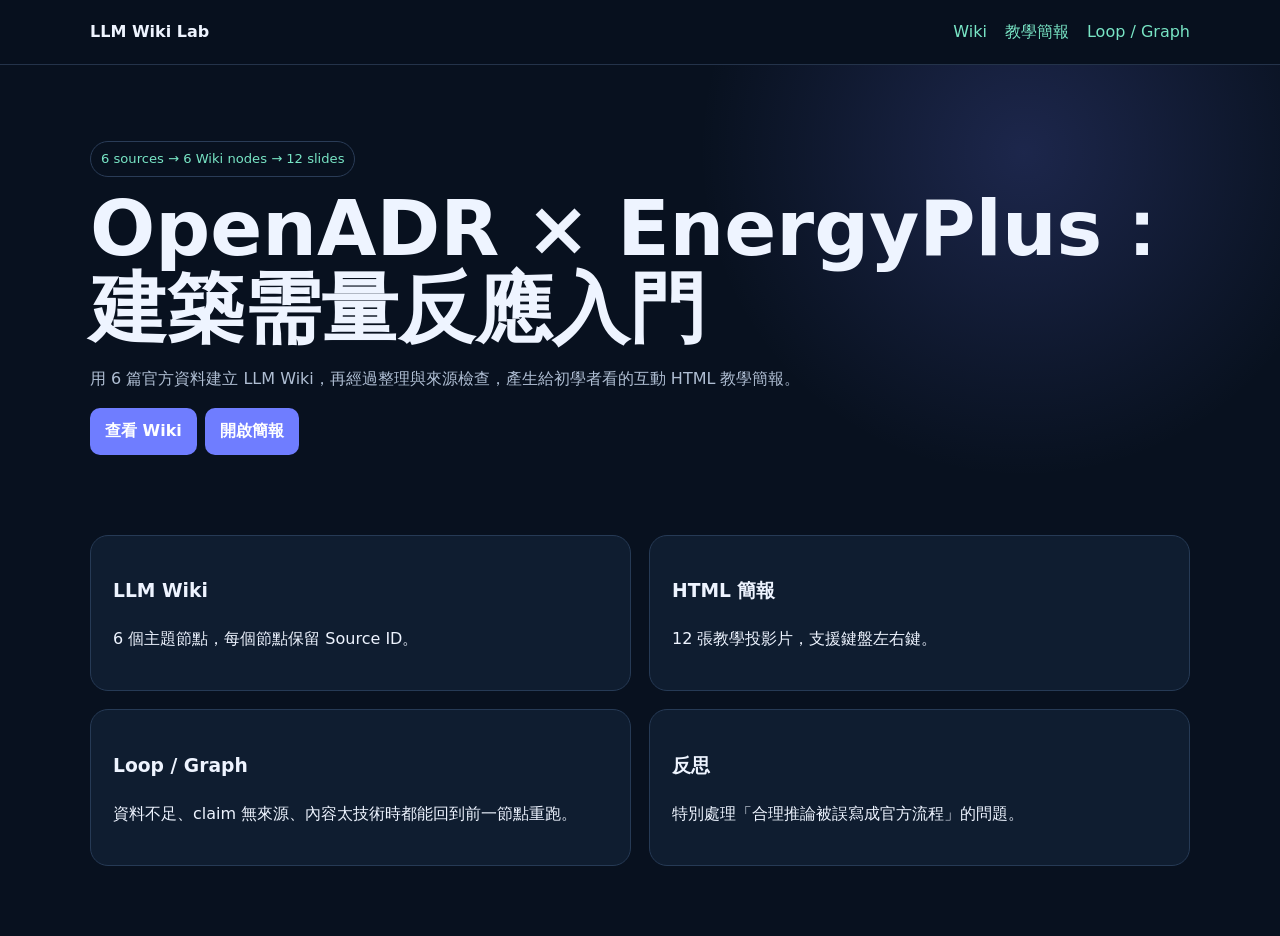
<file: index.html>
<!doctype html><html lang="zh-Hant"><head><meta charset="utf-8"><meta name="viewport" content="width=device-width,initial-scale=1"><title>OpenADR × EnergyPlus LLM Wiki</title><link rel="stylesheet" href="assets/style.css"></head><body><header class="nav"><div class="wrap"><strong>LLM Wiki Lab</strong><nav class="links"><a href="wiki.html">Wiki</a><a href="presentation.html">教學簡報</a><a href="workflow.html">Loop / Graph</a></nav></div></header><section class="hero"><div class="wrap"><span class="badge">6 sources → 6 Wiki nodes → 12 slides</span><h1>OpenADR × EnergyPlus：建築需量反應入門</h1><p class="lead">用 6 篇官方資料建立 LLM Wiki，再經過整理與來源檢查，產生給初學者看的互動 HTML 教學簡報。</p><a class="btn" href="wiki.html">查看 Wiki</a><a class="btn" href="presentation.html">開啟簡報</a></div></section><section class="section"><div class="wrap"><div class="grid"><div class="card"><h3>LLM Wiki</h3><p>6 個主題節點，每個節點保留 Source ID。</p></div><div class="card"><h3>HTML 簡報</h3><p>12 張教學投影片，支援鍵盤左右鍵。</p></div><div class="card"><h3>Loop / Graph</h3><p>資料不足、claim 無來源、內容太技術時都能回到前一節點重跑。</p></div><div class="card"><h3>反思</h3><p>特別處理「合理推論被誤寫成官方流程」的問題。</p></div></div></div></section></body></html>
</file>
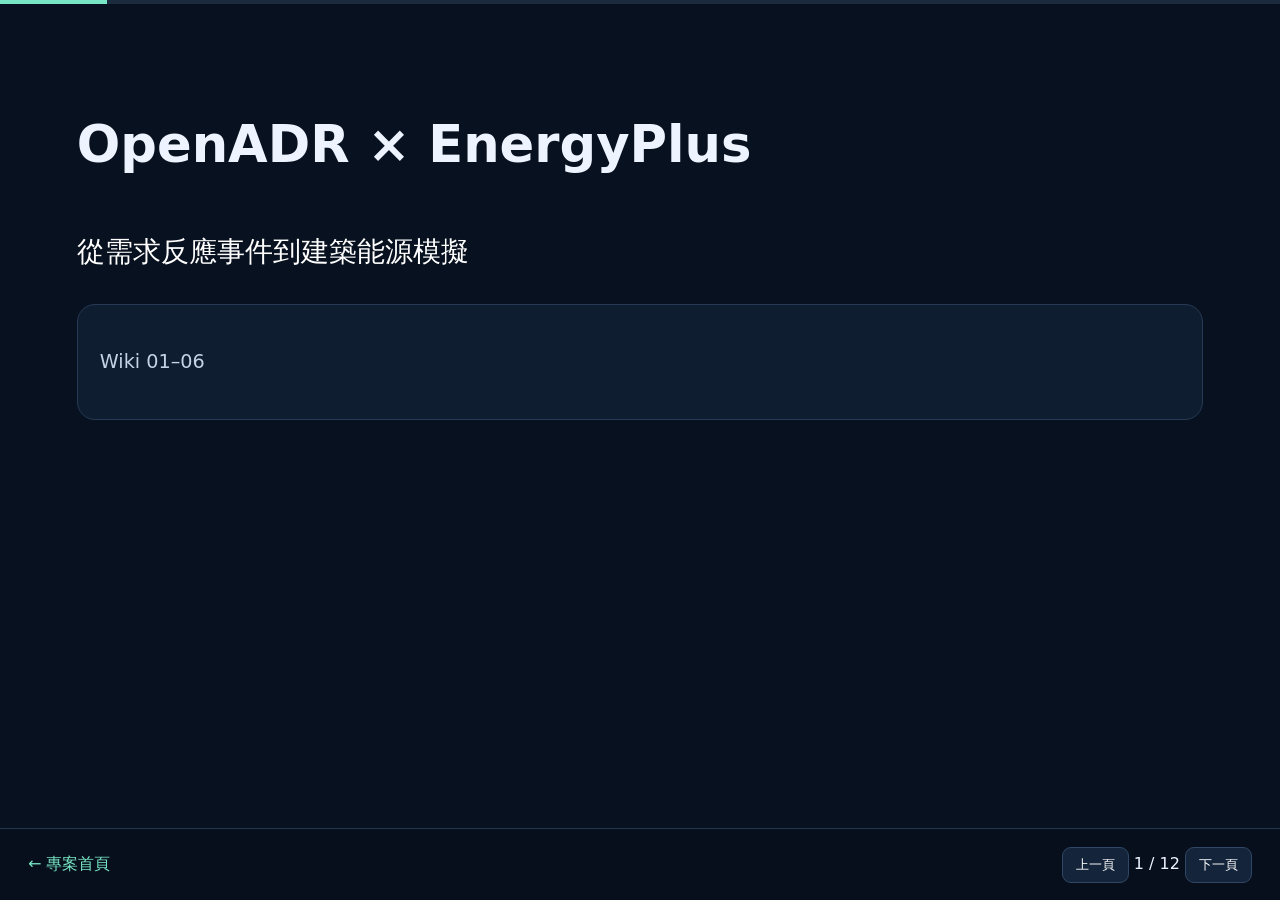
<file: presentation.html>
<!doctype html><html lang="zh-Hant"><head><meta charset="utf-8"><meta name="viewport" content="width=device-width,initial-scale=1"><title>教學 HTML 簡報</title><link rel="stylesheet" href="assets/style.css"></head><body><div class="progress"><div></div></div><section class="slide active"><h2>OpenADR × EnergyPlus</h2><p class='big'>從需求反應事件到建築能源模擬</p><div class='card'><p>Wiki 01–06</p></div></section><section class="slide"><h2>先想一個問題</h2><p class='big'>如果電力系統希望某棟建築在尖峰時段少用一點電，需要完成哪兩件事？</p><div class='card'><p>① 把事件送到建築端　② 決定建築端如何反應</p></div></section><section class="slide"><h2>Demand Response 是什麼？</h2><p class='big'>在特定條件下改變用電行為，例如降低或移轉負載。</p><div class='card'><p>Wiki 01｜S1、S4</p></div></section><section class="slide"><h2>OpenADR 做什麼？</h2><p class='big'>讓需求反應事件、價格與相關訊息可以標準化交換。</p><div class='card'><p>OpenADR ≠ 空調控制演算法｜Wiki 01｜S1</p></div></section><section class="slide"><h2>VTN 與 VEN</h2><div class='two'><div class='card'><div class='metric'>VTN</div><p>通常扮演 server，傳送訊號。</p></div><div class='card'><div class='metric'>VEN</div><p>通常扮演 client，接收訊號。</p></div></div><p class='muted'>Wiki 02｜S1、S3</p></section><section class="slide"><h2>OpenADR 2.0a / 2.0b</h2><p class='big'>2.0a 偏基本；2.0b 支援更完整 DR 服務與 reporting / feedback。</p><div class='card'><p>Wiki 03｜S1、S2</p></div></section><section class="slide"><h2>EnergyPlus 是什麼？</h2><p class='big'>把建築與 HVAC 變成可以反覆測試的虛擬模型。</p><div class='card'><p>Wiki 04｜S5</p></div></section><section class="slide"><h2>模擬前要準備什麼？</h2><p class='big'>天氣、建築幾何、使用情況、溫控策略與 HVAC 運轉。</p><div class='card'><p>Wiki 05｜S6</p></div></section><section class="slide"><h2>把兩者放在一起</h2><p class='big'>OpenADR 負責事件怎麼到；EnergyPlus 幫忙模擬不同做法。</p><div class='flow'><span>DR 事件</span><b>→</b><span>VTN</span><b>→</b><span>VEN</span><b>→</b><span>本地決策</span><b>→</b><span>EnergyPlus</span><b>→</b><span>評估</span></div><div class='warn'>這是教學 / 研究原型整合，不是官方強制流程。</div></section><section class="slide"><h2>重要邊界</h2><div class='warn'><p class='big'>「VEN 後面一定接 EnergyPlus」不是 OpenADR 官方規格要求。</p><p>這只是教學 / 研究原型的一種整合方式。</p></div></section><section class="slide"><h2>三句話帶走</h2><p class='big'>1. DR 是改變用電。 2. OpenADR 是交換 DR 訊息。 3. EnergyPlus 是模擬建築能源。</p><div class='card'><p>清楚區分官方標準與自己的系統設計。</p></div></section><section class="slide"><h2>Wiki → 簡報可追溯</h2><p class='big'>每張技術投影片先對應 Wiki node，再回到 Source ID。</p><div class='card'><p>完整來源請回 Wiki 頁查看。</p></div></section><div class="controls"><a href="index.html">← 專案首頁</a><span><button id="prev">上一頁</button> <span id="n"></span> <button id="next">下一頁</button></span></div><script>const s=[...document.querySelectorAll('.slide')];let i=0;const n=document.querySelector('#n'),b=document.querySelector('.progress div');function show(x){i=Math.max(0,Math.min(s.length-1,x));s.forEach((e,j)=>e.classList.toggle('active',j===i));n.textContent=(i+1)+' / '+s.length;b.style.width=((i+1)/s.length*100)+'%'}prev.onclick=()=>show(i-1);next.onclick=()=>show(i+1);addEventListener('keydown',e=>{if(e.key==='ArrowRight'||e.key===' ')show(i+1);if(e.key==='ArrowLeft')show(i-1)});show(0);</script></body></html>
</file>
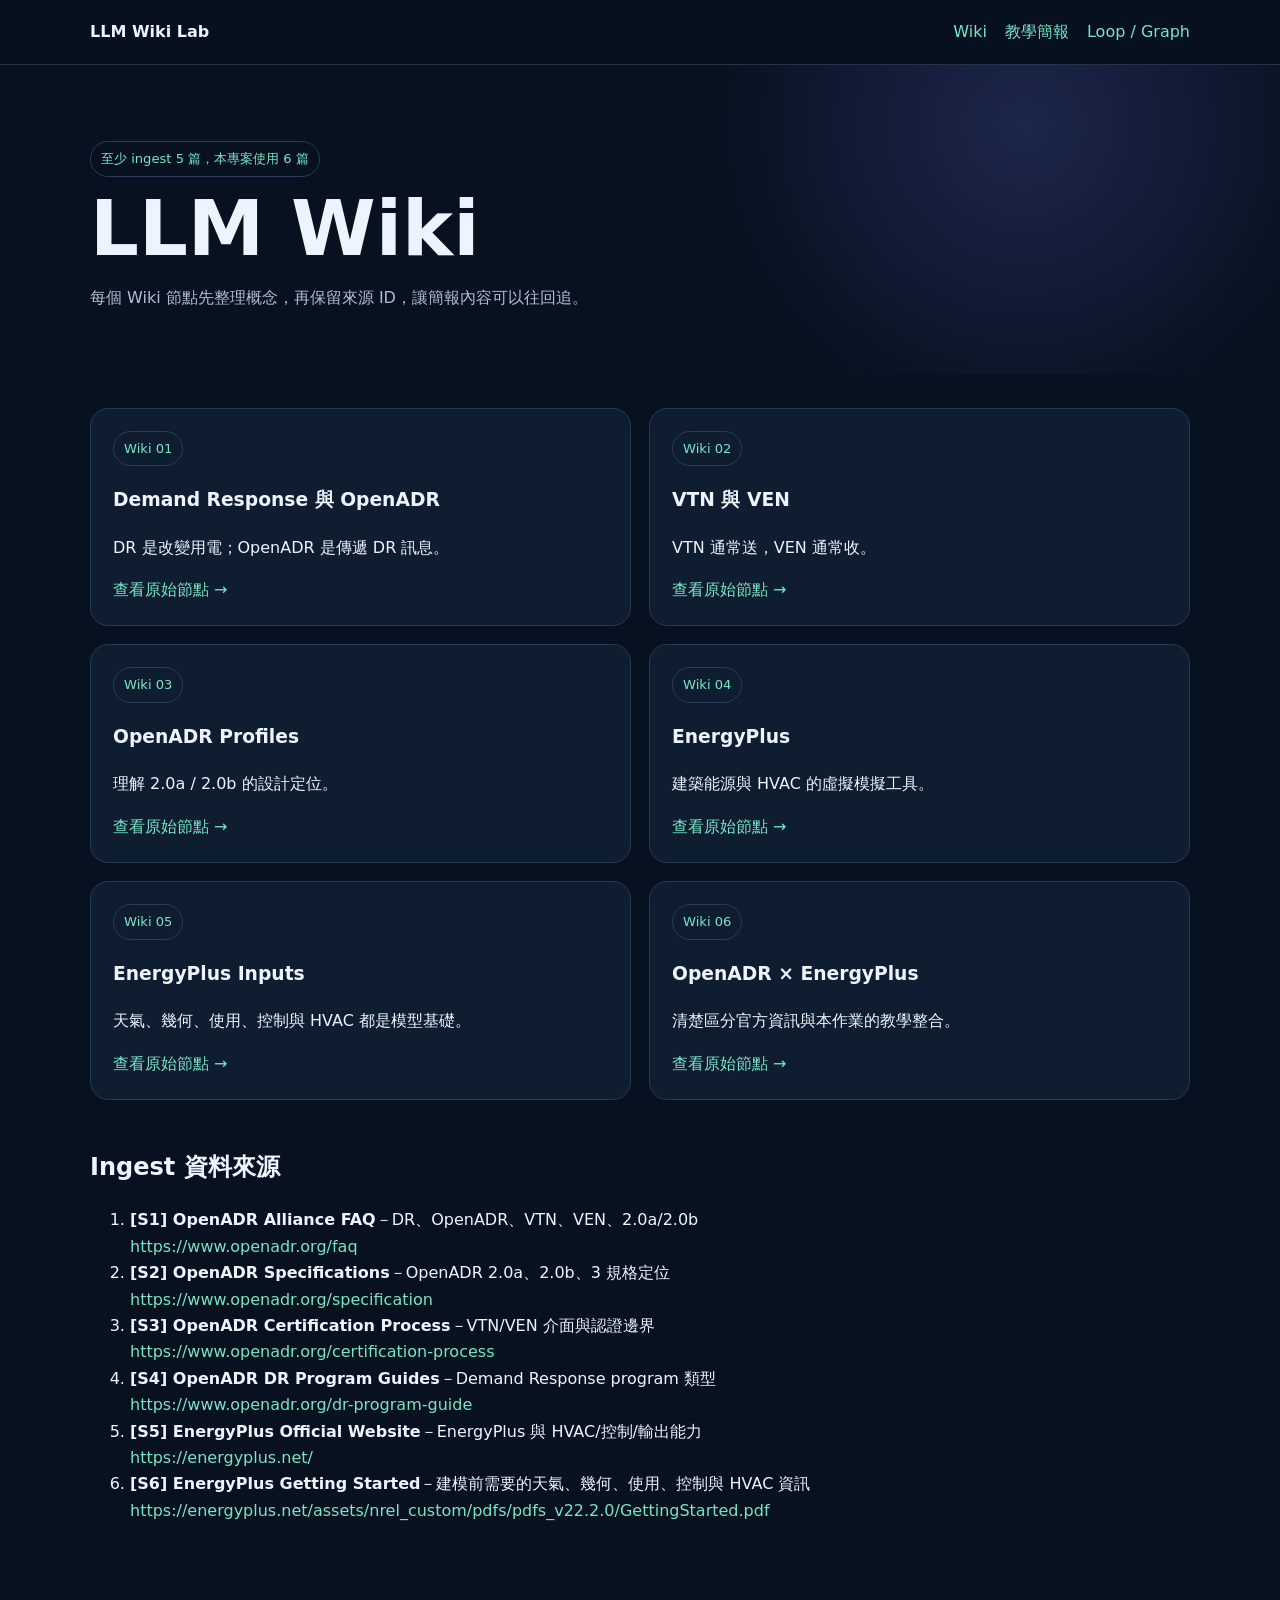
<file: wiki.html>
<!doctype html><html lang="zh-Hant"><head><meta charset="utf-8"><meta name="viewport" content="width=device-width,initial-scale=1"><title>LLM Wiki</title><link rel="stylesheet" href="assets/style.css"></head><body><header class="nav"><div class="wrap"><strong>LLM Wiki Lab</strong><nav class="links"><a href="wiki.html">Wiki</a><a href="presentation.html">教學簡報</a><a href="workflow.html">Loop / Graph</a></nav></div></header><section class="hero"><div class="wrap"><span class="badge">至少 ingest 5 篇，本專案使用 6 篇</span><h1>LLM Wiki</h1><p class="lead">每個 Wiki 節點先整理概念，再保留來源 ID，讓簡報內容可以往回追。</p></div></section><section class="section"><div class="wrap"><div class="grid"><div class="card"><span class="chip">Wiki 01</span><h3>Demand Response 與 OpenADR</h3><p>DR 是改變用電；OpenADR 是傳遞 DR 訊息。</p><a href="wiki/01-demand-response.md">查看原始節點 →</a></div><div class="card"><span class="chip">Wiki 02</span><h3>VTN 與 VEN</h3><p>VTN 通常送，VEN 通常收。</p><a href="wiki/02-vtn-ven.md">查看原始節點 →</a></div><div class="card"><span class="chip">Wiki 03</span><h3>OpenADR Profiles</h3><p>理解 2.0a / 2.0b 的設計定位。</p><a href="wiki/03-profiles.md">查看原始節點 →</a></div><div class="card"><span class="chip">Wiki 04</span><h3>EnergyPlus</h3><p>建築能源與 HVAC 的虛擬模擬工具。</p><a href="wiki/04-energyplus.md">查看原始節點 →</a></div><div class="card"><span class="chip">Wiki 05</span><h3>EnergyPlus Inputs</h3><p>天氣、幾何、使用、控制與 HVAC 都是模型基礎。</p><a href="wiki/05-inputs.md">查看原始節點 →</a></div><div class="card"><span class="chip">Wiki 06</span><h3>OpenADR × EnergyPlus</h3><p>清楚區分官方資訊與本作業的教學整合。</p><a href="wiki/06-integration.md">查看原始節點 →</a></div></div><h2 style="margin-top:48px">Ingest 資料來源</h2><ol><li><b>[S1] OpenADR Alliance FAQ</b>－DR、OpenADR、VTN、VEN、2.0a/2.0b<br><a href="https://www.openadr.org/faq">https://www.openadr.org/faq</a></li><li><b>[S2] OpenADR Specifications</b>－OpenADR 2.0a、2.0b、3 規格定位<br><a href="https://www.openadr.org/specification">https://www.openadr.org/specification</a></li><li><b>[S3] OpenADR Certification Process</b>－VTN/VEN 介面與認證邊界<br><a href="https://www.openadr.org/certification-process">https://www.openadr.org/certification-process</a></li><li><b>[S4] OpenADR DR Program Guides</b>－Demand Response program 類型<br><a href="https://www.openadr.org/dr-program-guide">https://www.openadr.org/dr-program-guide</a></li><li><b>[S5] EnergyPlus Official Website</b>－EnergyPlus 與 HVAC/控制/輸出能力<br><a href="https://energyplus.net/">https://energyplus.net/</a></li><li><b>[S6] EnergyPlus Getting Started</b>－建模前需要的天氣、幾何、使用、控制與 HVAC 資訊<br><a href="https://energyplus.net/assets/nrel_custom/pdfs/pdfs_v22.2.0/GettingStarted.pdf">https://energyplus.net/assets/nrel_custom/pdfs/pdfs_v22.2.0/GettingStarted.pdf</a></li></ol></div></section></body></html>
</file>
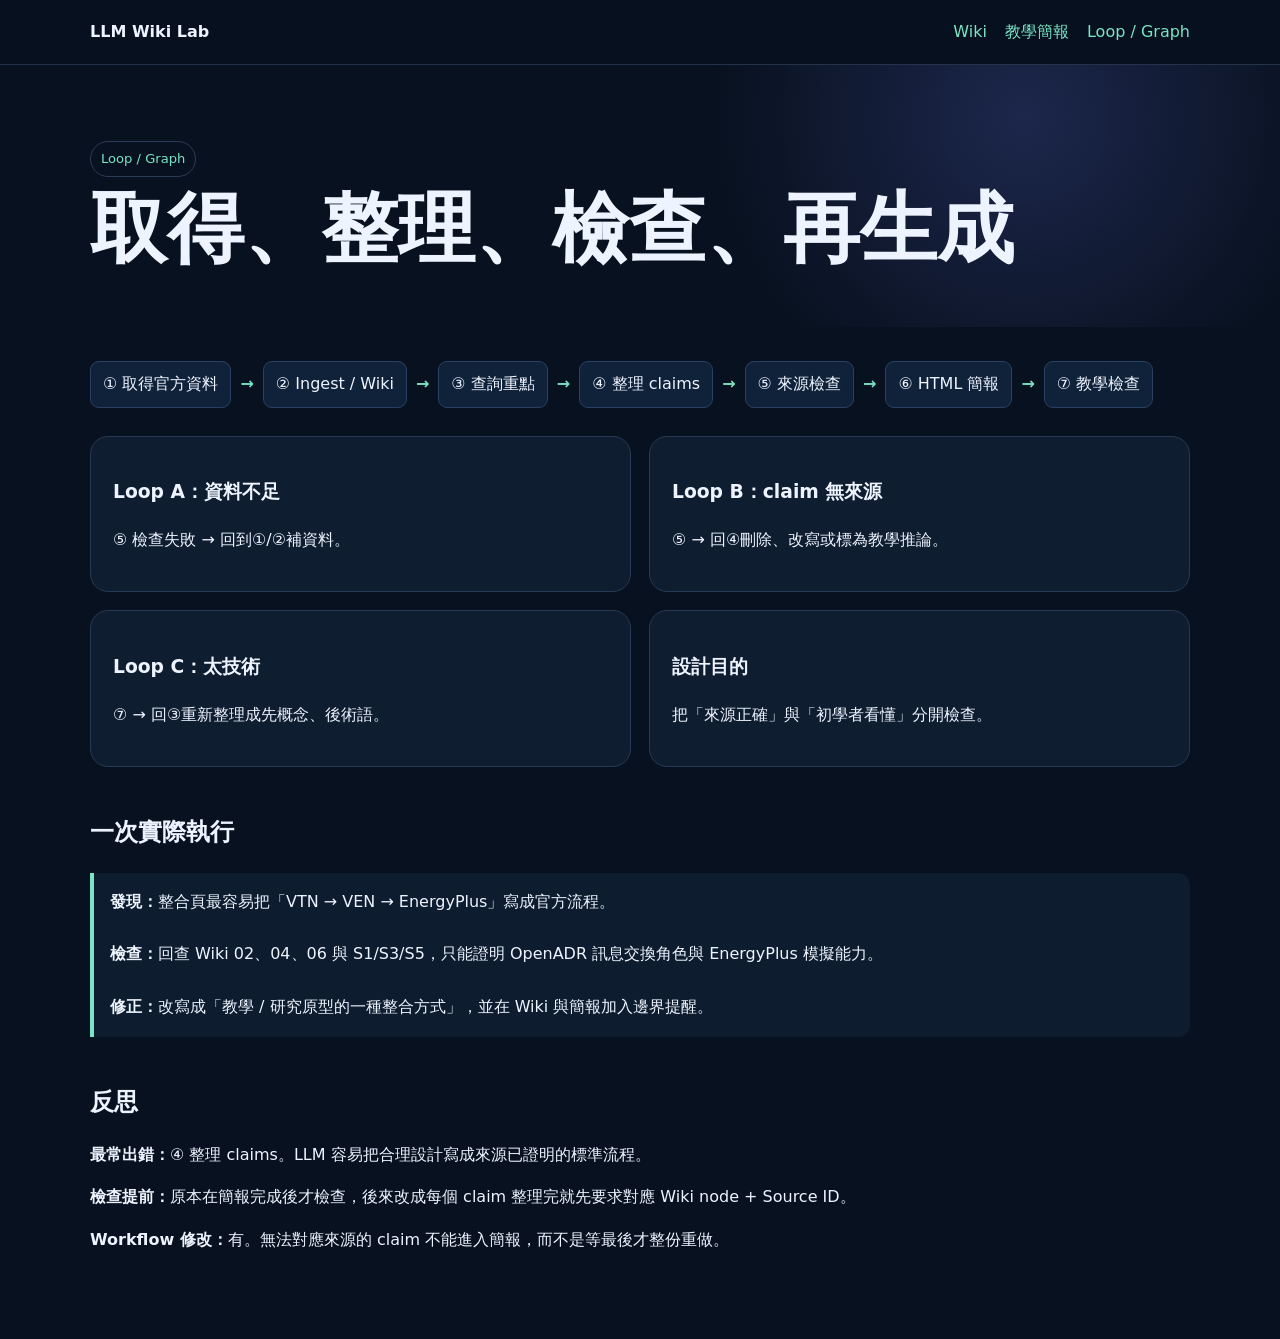
<file: workflow.html>
<!doctype html><html lang="zh-Hant"><head><meta charset="utf-8"><meta name="viewport" content="width=device-width,initial-scale=1"><title>Loop / Graph</title><link rel="stylesheet" href="assets/style.css"></head><body><header class="nav"><div class="wrap"><strong>LLM Wiki Lab</strong><nav class="links"><a href="wiki.html">Wiki</a><a href="presentation.html">教學簡報</a><a href="workflow.html">Loop / Graph</a></nav></div></header><section class="hero"><div class="wrap"><span class="badge">Loop / Graph</span><h1>取得、整理、檢查、再生成</h1></div></section><section class="section"><div class="wrap"><div class="flow"><span>① 取得官方資料</span><b>→</b><span>② Ingest / Wiki</span><b>→</b><span>③ 查詢重點</span><b>→</b><span>④ 整理 claims</span><b>→</b><span>⑤ 來源檢查</span><b>→</b><span>⑥ HTML 簡報</span><b>→</b><span>⑦ 教學檢查</span></div><div class="grid" style="margin-top:28px"><div class="card"><h3>Loop A：資料不足</h3><p>⑤ 檢查失敗 → 回到①/②補資料。</p></div><div class="card"><h3>Loop B：claim 無來源</h3><p>⑤ → 回④刪除、改寫或標為教學推論。</p></div><div class="card"><h3>Loop C：太技術</h3><p>⑦ → 回③重新整理成先概念、後術語。</p></div><div class="card"><h3>設計目的</h3><p>把「來源正確」與「初學者看懂」分開檢查。</p></div></div><h2 style="margin-top:46px">一次實際執行</h2><div class="log"><b>發現：</b>整合頁最容易把「VTN → VEN → EnergyPlus」寫成官方流程。<br><br><b>檢查：</b>回查 Wiki 02、04、06 與 S1/S3/S5，只能證明 OpenADR 訊息交換角色與 EnergyPlus 模擬能力。<br><br><b>修正：</b>改寫成「教學 / 研究原型的一種整合方式」，並在 Wiki 與簡報加入邊界提醒。</div><h2 style="margin-top:46px">反思</h2><p><b>最常出錯：</b>④ 整理 claims。LLM 容易把合理設計寫成來源已證明的標準流程。</p><p><b>檢查提前：</b>原本在簡報完成後才檢查，後來改成每個 claim 整理完就先要求對應 Wiki node + Source ID。</p><p><b>Workflow 修改：</b>有。無法對應來源的 claim 不能進入簡報，而不是等最後才整份重做。</p></div></section></body></html>
</file>
<file: assets/style.css>
*{box-sizing:border-box}body{margin:0;font-family:system-ui,-apple-system,'Noto Sans TC',sans-serif;background:#08111f;color:#eef4ff;line-height:1.65}a{color:#78e5c5;text-decoration:none}.wrap{width:min(1100px,calc(100% - 36px));margin:auto}.nav{position:sticky;top:0;background:#08111fe8;border-bottom:1px solid #24334a;z-index:5}.nav .wrap{min-height:64px;display:flex;align-items:center;justify-content:space-between}.links{display:flex;gap:18px}.hero{padding:76px 0 46px;background:radial-gradient(circle at 80% 20%,#6f7dff33,transparent 30%)}h1{font-size:clamp(2.5rem,6vw,5rem);line-height:1.05;margin:12px 0}.lead,.muted{color:#afbed3}.badge,.chip{display:inline-block;border:1px solid #2a3c57;border-radius:999px;padding:6px 10px;color:#78e5c5;font-size:.82rem}.section{padding:34px 0 70px}.grid{display:grid;grid-template-columns:repeat(2,1fr);gap:18px}.card{background:#0f1d30;border:1px solid #263a55;border-radius:18px;padding:22px}.btn{display:inline-block;background:#6f7dff;color:#fff;padding:10px 15px;border-radius:10px;font-weight:700;margin-right:8px}.flow{display:flex;gap:9px;flex-wrap:wrap;align-items:center}.flow span{padding:9px 12px;background:#10213a;border:1px solid #2b4161;border-radius:9px}.flow b{color:#78e5c5}.log{border-left:4px solid #78e5c5;background:#0d1c2e;padding:16px;border-radius:0 12px 12px 0}.warn{border-left:4px solid #ffc46b;background:#261e13;padding:15px;border-radius:0 12px 12px 0}.slide{display:none;height:calc(100vh - 72px);padding:60px max(6vw,30px) 90px;overflow:auto}.slide.active{display:block}.slide h2{font-size:clamp(2rem,4vw,3.7rem)}.slide p,.slide li{font-size:clamp(1rem,1.5vw,1.3rem);color:#c6d3e5}.big{font-size:clamp(1.3rem,2.2vw,2rem)!important;color:#fff!important}.two{display:grid;grid-template-columns:1fr 1fr;gap:20px}.metric{font-size:3rem;font-weight:800;color:#78e5c5}.controls{position:fixed;bottom:0;left:0;right:0;height:72px;background:#07101cf2;border-top:1px solid #26354d;display:flex;align-items:center;justify-content:space-between;padding:0 28px}.controls button{background:#14243a;color:#fff;border:1px solid #304866;border-radius:9px;padding:8px 13px}.progress{position:fixed;top:0;left:0;right:0;height:4px;background:#1c2a3d}.progress div{height:100%;background:#78e5c5}.footer{border-top:1px solid #24334a;padding:28px 0;color:#94a5bd}@media(max-width:760px){.grid,.two{grid-template-columns:1fr}.links{display:none}.slide{padding:45px 24px 90px}}
</file>
